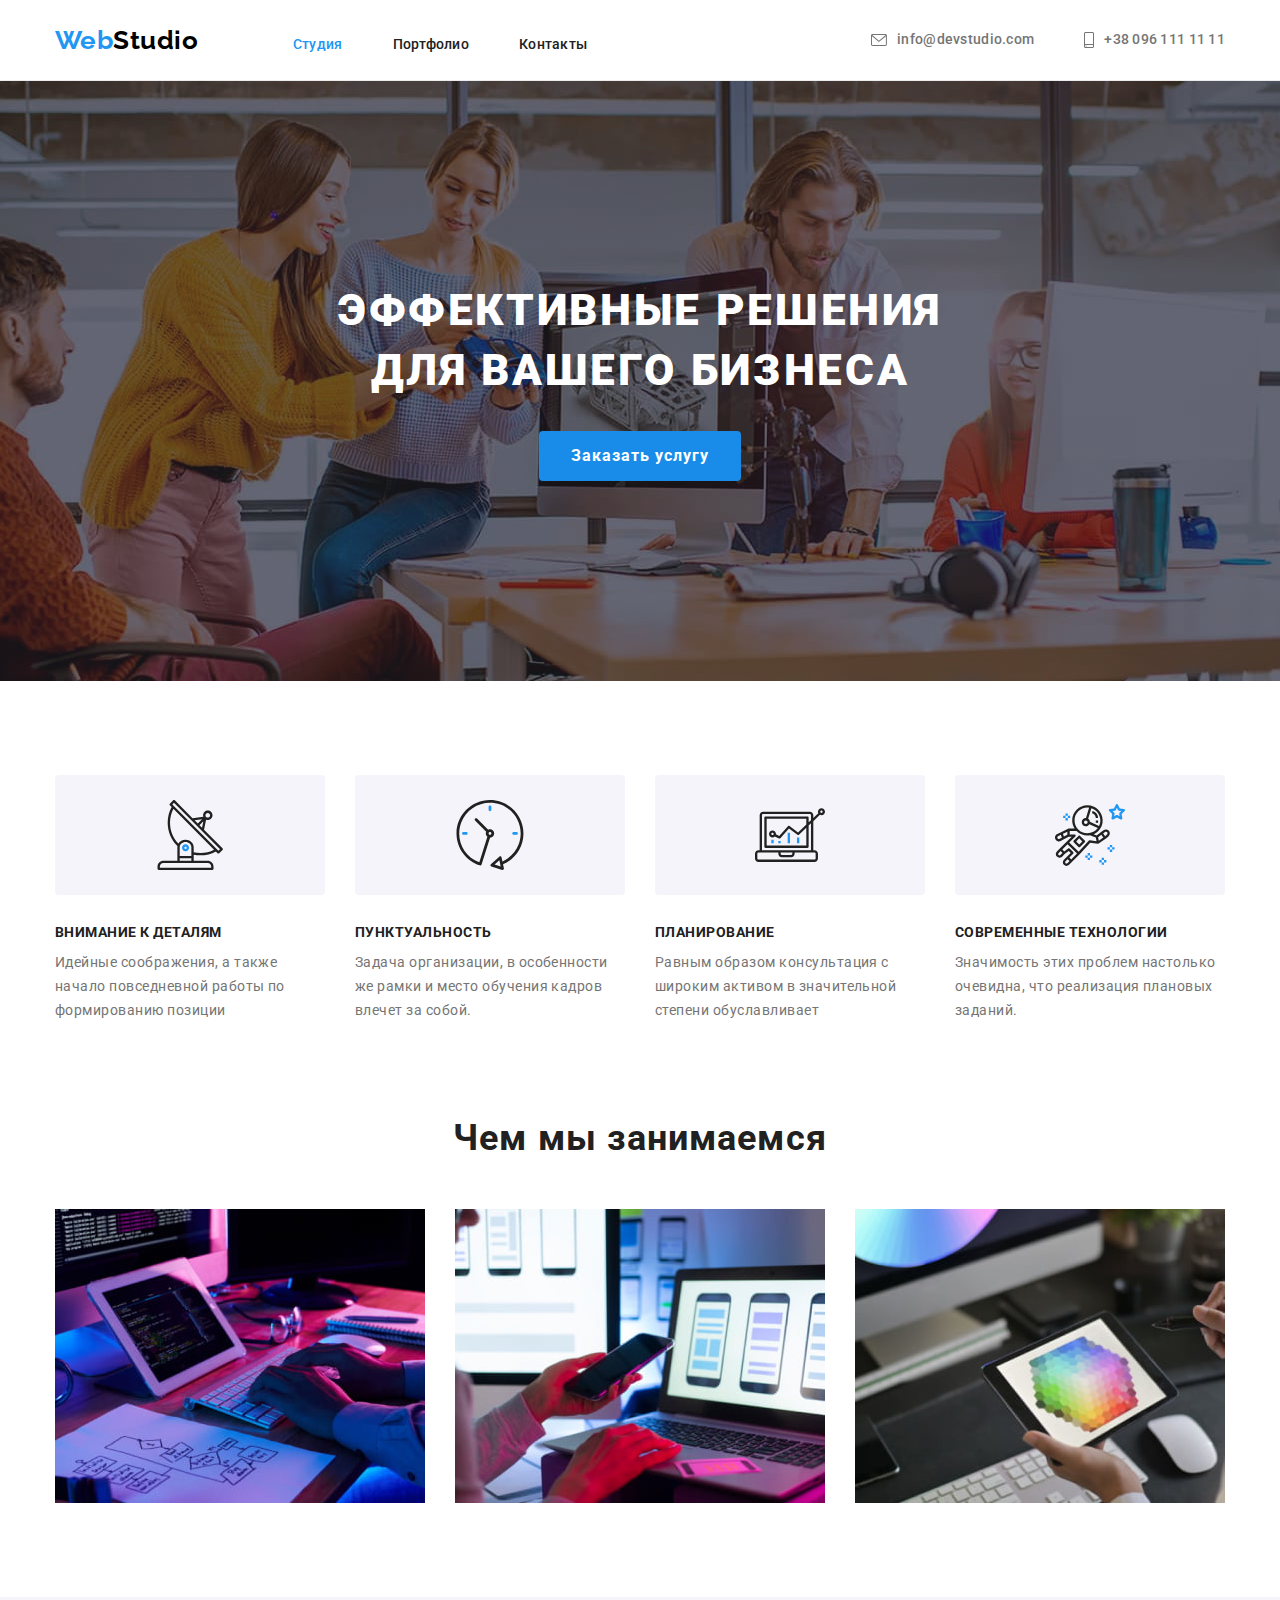
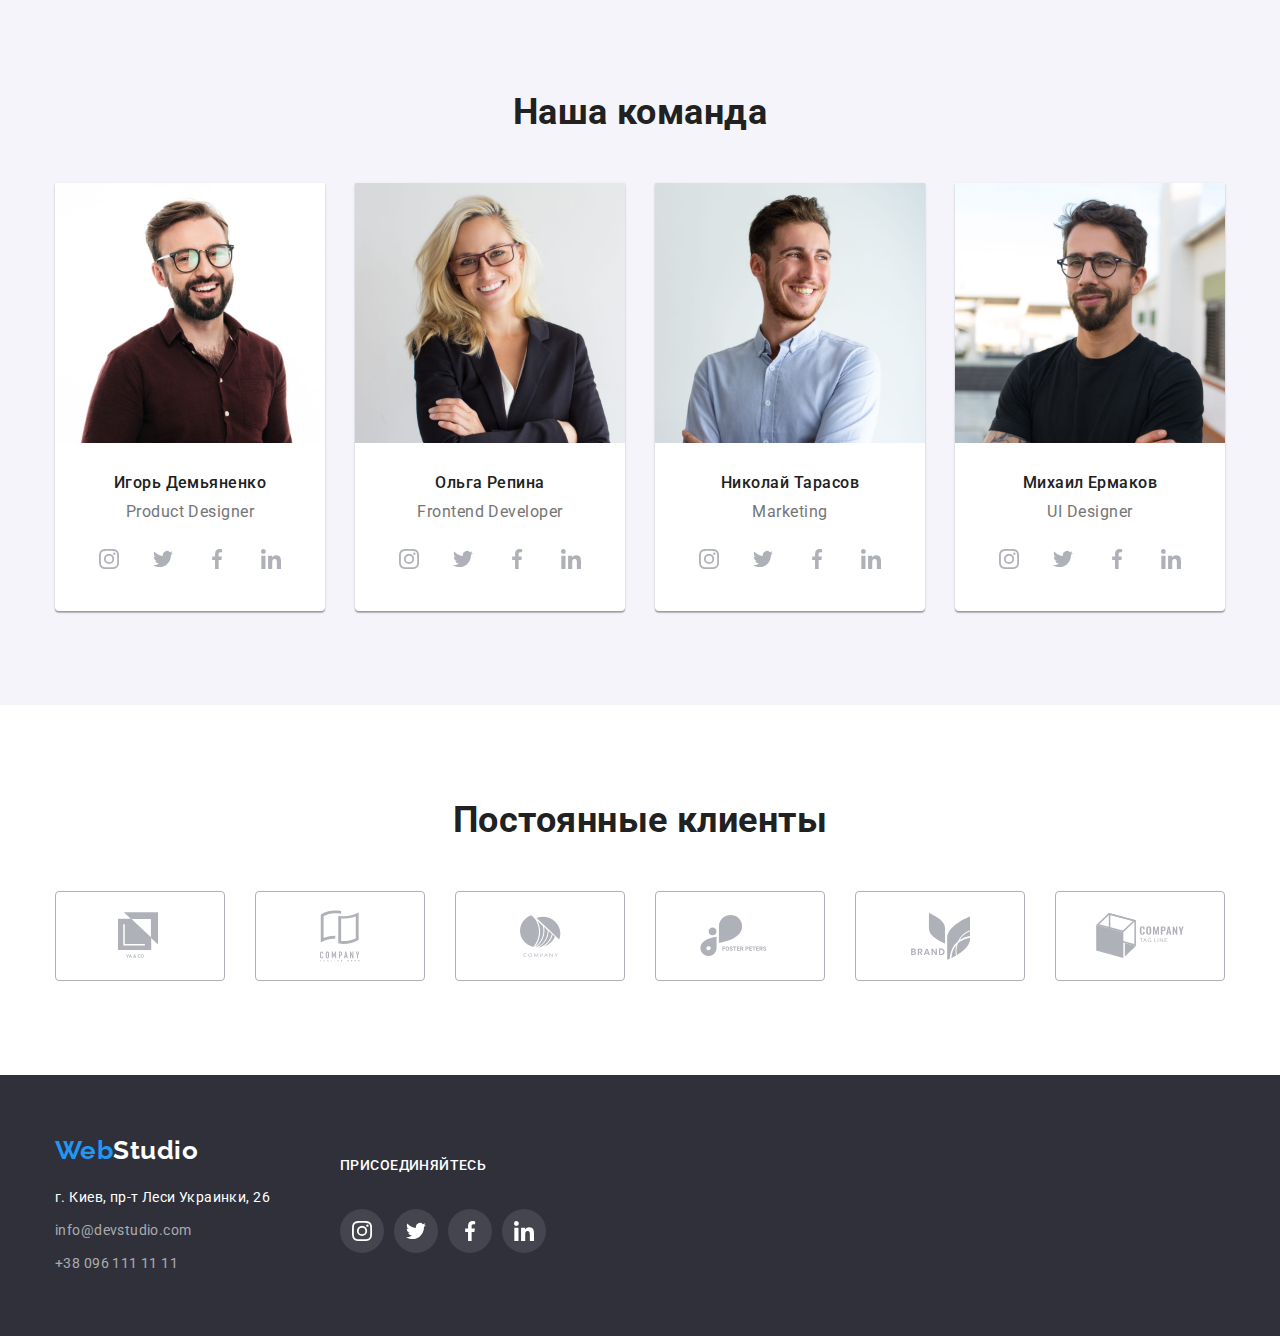
<file: index.html>
<!DOCTYPE html>
<html lang="ru">
<head>
    <meta charset="UTF-8">
    <meta http-equiv="X-UA-Compatible" content="IE=edge">
    <meta name="viewport" content="width=device-width, initial-scale=1.0">
    <title>Студия</title>
    <link rel="preconnect" href="https://fonts.gstatic.com">
    <link href="https://fonts.googleapis.com/css2?family=Raleway:wght@700&family=Roboto:wght@400;500;700;900&display=swap"
        rel="stylesheet">
        <link rel="stylesheet" href="https://cdnjs.cloudflare.com/ajax/libs/modern-normalize/1.0.0/modern-normalize.min.css">
    <link rel="stylesheet" href="./css/styles.css">
</head>
<body>
<header class="header">
    <div class="container">
        <nav>
            <a class="logo" href="./index.html">Web<span class="header-logo">Studio</span></a>
            <ul class="nav-links list">
                <li class="link-item"><a href="./index.html" class="link current">Студия</a></li>
                <li class="link-item"><a href="./portfolio.html" class="link">Портфолио</a></li>
                <li class="link-item"><a href="" class="link">Контакты</a></li>
            </ul>
        </nav>
        <ul class="nav-contacts list">
            <li class="contacts-item">
                <a href="mailto:info@devstudio.com" class="link">
                    <svg class="icon-envelope" width=16 height=12>
                        <use href="./images/icons/icons.svg#icon-envelope"></use>
                    </svg>
                    info@devstudio.com
                </a>
            </li>
            <li class="contacts-item">
                <a href="tel:+380961111111" class="link">
                    <svg class="icon-smartphone" width=10 height=16>
                        <use href="./images/icons/icons.svg#icon-smartphone"></use>
                    </svg>
                    +38 096 111 11 11
                </a>
            </li>
        </ul>
    </div>
</header>
<main>
    
    <section class="section hero">
        <div class="container">
        <h1 class="hero-title">Эффективные решения для вашего бизнеса</h1>
        <button class="button">Заказать услугу</button>
    </div>
    </section>
    <section class="section features">
        <div class="container">
        <h2 class="feature-header">Особенности</h2>
        <ul class="feature-list list">
            <li class="list-items">
                <div class="icon-block">
                <svg class="icon-antenna" width=70 height=70>
                    <use href="./images/icons/icons.svg#icon-img1"></use>
                </svg>
                </div>
                <h3 class="feature-headers">Внимание к деталям</h3>
                <p class="feature-paragraphs">Идейные соображения, а также начало повседневной работы по формированию позиции</p>
            </li>
            <li class="list-items">
                <div class="icon-block">
                <svg width=70 height=70>
                    <use href="./images/icons/icons.svg#icon-img2"></use>
                </svg>
                </div>
                <h3 class="feature-headers">Пунктуальность</h3>
                <p class="feature-paragraphs">Задача организации, в особенности же рамки и место обучения кадров влечет за собой.</p>
        </li>
            <li class="list-items">
                <div class="icon-block">
                <svg width=70 height=70>
                    <use href="./images/icons/icons.svg#icon-img3"></use>
                </svg>
                </div>
                <h3 class="feature-headers">Планирование</h3>
                <p class="feature-paragraphs">Равным образом консультация с широким активом в значительной степени обуславливает</p>
            </li>
            <li class="list-items">
                <div class="icon-block">
                <svg width=70 height=70>
                    <use href="./images/icons/icons.svg#icon-img4"></use>
                </svg>
                </div>
                <h3 class="feature-headers">Современные технологии</h3>
                <p class="feature-paragraphs">Значимость этих проблем настолько очевидна, что реализация плановых заданий.</p>
        </li>
        </ul>
    </div>
    </section>
    <section class="section">
        <div class="container">
        <h2 class="directions-header">Чем мы занимаемся</h2>
        <ul class="directions-list list">
            <li class="list-item">
                <img src="./images/what-do-we-do/img1.jpg" width="370" alt="Разработчик пишуший код на клавиатуре">
            </li>
            <li class="list-item">
                <img src="./images/what-do-we-do/img2.jpg" width="370" alt="Разработчик работает над созданием мобильного приложения">
            </li>
            <li class="list-item">
                <img src="./images/what-do-we-do/img3.jpg" width="370" alt="Разработчик выбирает цвет из палитры на экране планшета">
            </li>
        </ul>
    </div>
    </section>
    <section class="section our-team">
        <div class="container">
        <h2 class="team-header">Наша команда</h2>
        <ul class="team-list list">
            <li class="employee-cards">
                <img src="./images/team-cards/img1.jpg" width="368" alt="Игорь Демьяненко продукт дизайнер">
                <div class="descr-employees">
                <h3 class="employee-name">Игорь Демьяненко</h3>
                <p lang="en" class="employee-position">Product Designer</p>
                <ul class="social-links list">
                    <li class="social-link-items">
                        <a href="http://" target="_blank" rel="noreferrer noopener" class="link instagram">
                        <svg class="icon" width=20 height=20>
                            <use href="./images/icons/icons.svg#icon-instagram"></use>
                        </svg>
                        </a>
                    </li>
                    <li class="social-link-items">
                        <a href="http://" target="_blank" rel="noreferrer noopener" class="link twitter">
                            <svg class="icon" width=20 height=20>
                                <use href="./images/icons/icons.svg#icon-twitter"></use>
                            </svg>
                        </a>
                    </li>
                    <li class="social-link-items">
                        <a href="http://" target="_blank" rel="noreferrer noopener" class="link facebook">
                            <svg class="icon" width=20 height=20>
                                <use href="./images/icons/icons.svg#icon-facebook"></use>
                            </svg>
                        </a>
                    </li>
                    <li class="social-link-items">
                        <a href="http://" target="_blank" rel="noreferrer noopener" class="link linkedin">
                            <svg class="icon" width=20 height=20>
                                <use href="./images/icons/icons.svg#icon-linkedin"></use>
                            </svg>
                        </a>
                    </li>
                </ul>
                </div>
            </li>
            <li class="employee-cards">
                <img src="./images/team-cards/img2.jpg" width="368" alt="Ольга Репина фронтенд разработчик">
                <div class="descr-employees">
                <h3 class="employee-name">Ольга Репина</h3>
                <p lang="en" class="employee-position">Frontend Developer</p>
                <ul class="social-links list">
                    <li class="social-link-items">
                        <a href="http://" target="_blank" rel="noreferrer noopener" class="link instagram">
                            <svg class="icon" width=20 height=20>
                                <use href="./images/icons/icons.svg#icon-instagram"></use>
                            </svg>
                        </a>
                    </li>
                    <li class="social-link-items">
                        <a href="http://" target="_blank" rel="noreferrer noopener" class="link twitter">
                            <svg class="icon" width=20 height=20>
                                <use href="./images/icons/icons.svg#icon-twitter"></use>
                            </svg>
                        </a>
                    </li>
                    <li class="social-link-items">
                        <a href="http://" target="_blank" rel="noreferrer noopener" class="link facebook">
                            <svg class="icon" width=20 height=20>
                                <use href="./images/icons/icons.svg#icon-facebook"></use>
                            </svg>
                        </a>
                    </li>
                    <li class="social-link-items">
                        <a href="http://" target="_blank" rel="noreferrer noopener" class="link linkedin">
                            <svg class="icon" width=20 height=20>
                                <use href="./images/icons/icons.svg#icon-linkedin"></use>
                            </svg>
                        </a>
                    </li>
                </ul>
                </div>
            </li>
            <li class="employee-cards">
                <img src="./images/team-cards/img3.jpg" width="368" alt="Николай Тарасов маркетолог">
                <div class="descr-employees">
                <h3 class="employee-name">Николай Тарасов</h3>
                <p lang="en" class="employee-position">Marketing</p>
                <ul class="social-links list">
                    <li class="social-link-items">
                        <a href="http://" target="_blank" rel="noreferrer noopener" class="link instagram">
                            <svg class="icon" width=20 height=20>
                                <use href="./images/icons/icons.svg#icon-instagram"></use>
                            </svg>
                        </a>
                    </li>
                    <li class="social-link-items">
                        <a href="http://" target="_blank" rel="noreferrer noopener" class="link twitter">
                            <svg class="icon" width=20 height=20>
                                <use href="./images/icons/icons.svg#icon-twitter"></use>
                            </svg>
                        </a>
                    </li>
                    <li class="social-link-items">
                        <a href="http://" target="_blank" rel="noreferrer noopener" class="link facebook">
                            <svg class="icon" width=20 height=20>
                                <use href="./images/icons/icons.svg#icon-facebook"></use>
                            </svg>
                        </a>
                    </li>
                    <li class="social-link-items">
                        <a href="http://" target="_blank" rel="noreferrer noopener" class="link linkedin">
                            <svg class="icon" width=20 height=20>
                                <use href="./images/icons/icons.svg#icon-linkedin"></use>
                            </svg>
                        </a>
                    </li>
                </ul>
                </div>
            </li>
            <li class="employee-cards">
                <img src="./images/team-cards/img4.jpg" width="368" alt="Михаил Ермаков дизайнер интерфейса">
                <div class="descr-employees">
                <h3 class="employee-name">Михаил Ермаков</h3>
                <p lang="en" class="employee-position">UI Designer</p>
                <ul class="social-links list">
                    <li class="social-link-items">
                        <a href="http://" target="_blank" rel="noreferrer noopener" class="link instagram">
                            <svg class="icon" width=20 height=20>
                                <use href="./images/icons/icons.svg#icon-instagram"></use>
                            </svg>
                        </a>
                    </li>
                    <li class="social-link-items">
                        <a href="http://" target="_blank" rel="noreferrer noopener" class="link twitter">
                            <svg class="icon" width=20 height=20>
                                <use href="./images/icons/icons.svg#icon-twitter"></use>
                            </svg>
                        </a>
                    </li>
                    <li class="social-link-items">
                        <a href="http://" target="_blank" rel="noreferrer noopener" class="link facebook">
                            <svg class="icon" width=20 height=20>
                                <use href="./images/icons/icons.svg#icon-facebook"></use>
                            </svg>
                        </a>
                    </li>
                    <li class="social-link-items">
                        <a href="http://" target="_blank" rel="noreferrer noopener" class="link linkedin">
                            <svg class="icon" width=20 height=20>
                                <use href="./images/icons/icons.svg#icon-linkedin"></use>
                            </svg>
                        </a>
                    </li>
                </ul>
                </div>
            </li>
        </ul>
    </div>
    </section>
    <section class="section regular-clients">
        <div class="container">
            <h2 class="clients-header">Постоянные клиенты</h2>
            <ul class="clients-list list">
                <li class="companies">
                    <a href="http://" target="_blank" rel="noreferrer noopener" class="link">
                    <svg class="company-icons" width=44.27 height=49.23>
                        <use href="./images/icons/icons.svg#icon-logo-1"></use>
                    </svg>
                    </a>
                </li>
                <li class="companies">
                    <a href="http://" target="_blank" rel="noreferrer noopener" class="link">
                    <svg class="company-icons" width=40.0 height=52.0>
                        <use href="./images/icons/icons.svg#icon-logo-2"></use>
                    </svg>
                    </a>
                </li>
                <li class="companies">
                    <a href="http://" target="_blank" rel="noreferrer noopener" class="link">
                    <svg class="company-icons" width=41.0 height=42.6>
                        <use href="./images/icons/icons.svg#icon-logo-3"></use>
                    </svg>
                    </a>
                </li>
                <li class="companies">
                    <a href="http://" target="_blank" rel="noreferrer noopener" class="link">
                    <svg class="company-icons" width=79.66 height=42.02>
                        <use href="./images/icons/icons.svg#icon-logo-4"></use>
                    </svg>
                    </a>
                </li>
                <li class="companies">
                    <a href="http://" target="_blank" rel="noreferrer noopener" class="link">
                    <svg class="company-icons" width=59.0 height=47.0>
                        <use href="./images/icons/icons.svg#icon-logo-5"></use>
                    </svg>
                    </a>
                </li>
                <li class="companies">
                    <a href="http://" target="_blank" rel="noreferrer noopener" class="link">
                    <svg class="company-icons" width=88.48 height=45.44>
                        <use href="./images/icons/icons.svg#icon-logo-6"></use>
                    </svg>
                    </a>
                </li>
            </ul>
        </div>
    </section>
</main>
<footer class="footer">
    <div class="container footer-blocks">
        <div class="contacts-block">
        <a class="logo" href="./index.html">Web<span class="footer-logo">Studio</span></a>
        <address class="address">
            <ul class="footer-contacts list">
                <li class="contacts-item"><a href="https://goo.gl/maps/1J1BHxxjEEeEj4qXA" class="link-map"
                        target="_blank" rel="noreferrer noopener">г. Киев, пр-т Леси Украинки, 26</a></li>
                <li class="contacts-item"><a href="mailto:info@devstudio.com" class="link">info@devstudio.com</a></li>
                <li class="contacts-item"><a href="tel:+380961111111" class="link">+38 096 111 11 11</a></li>
            </ul>
        </address>
        </div>
        <div class="social-links-footer">
            <h2 class="social-links-header">присоединяйтесь</h2>
            <ul class="social-links list">
                <li class="social-links-items">
                    <a href="http://" target="_blank" rel="noreferrer noopener" class="link">
                        <svg class="icon instagram" width=20 height=20>
                            <use href="./images/icons/icons.svg#icon-instagram"></use>
                        </svg>
                    </a>
                </li>
                <li class="social-links-items">
                    <a href="http://" target="_blank" rel="noreferrer noopener" class="link twitter">
                        <svg class="icon twitter" width=20 height=20>
                            <use href="./images/icons/icons.svg#icon-twitter"></use>
                        </svg>
                    </a>
                </li>
                <li class="social-links-items">
                    <a href="http://" target="_blank" rel="noreferrer noopener" class="link facebook">
                        <svg class="icon facebook" width=20 height=20>
                            <use href="./images/icons/icons.svg#icon-facebook"></use>
                        </svg>
                    </a>
                </li>
                <li class="social-links-items">
                    <a href="http://" target="_blank" rel="noreferrer noopener" class="link linkedin">
                        <svg class="icon linkedin" width=20 height=20>
                            <use href="./images/icons/icons.svg#icon-linkedin"></use>
                        </svg>
                    </a>
                </li>
            </ul>
        </div>
    </div>
</footer>
</body>
</html>
</file>
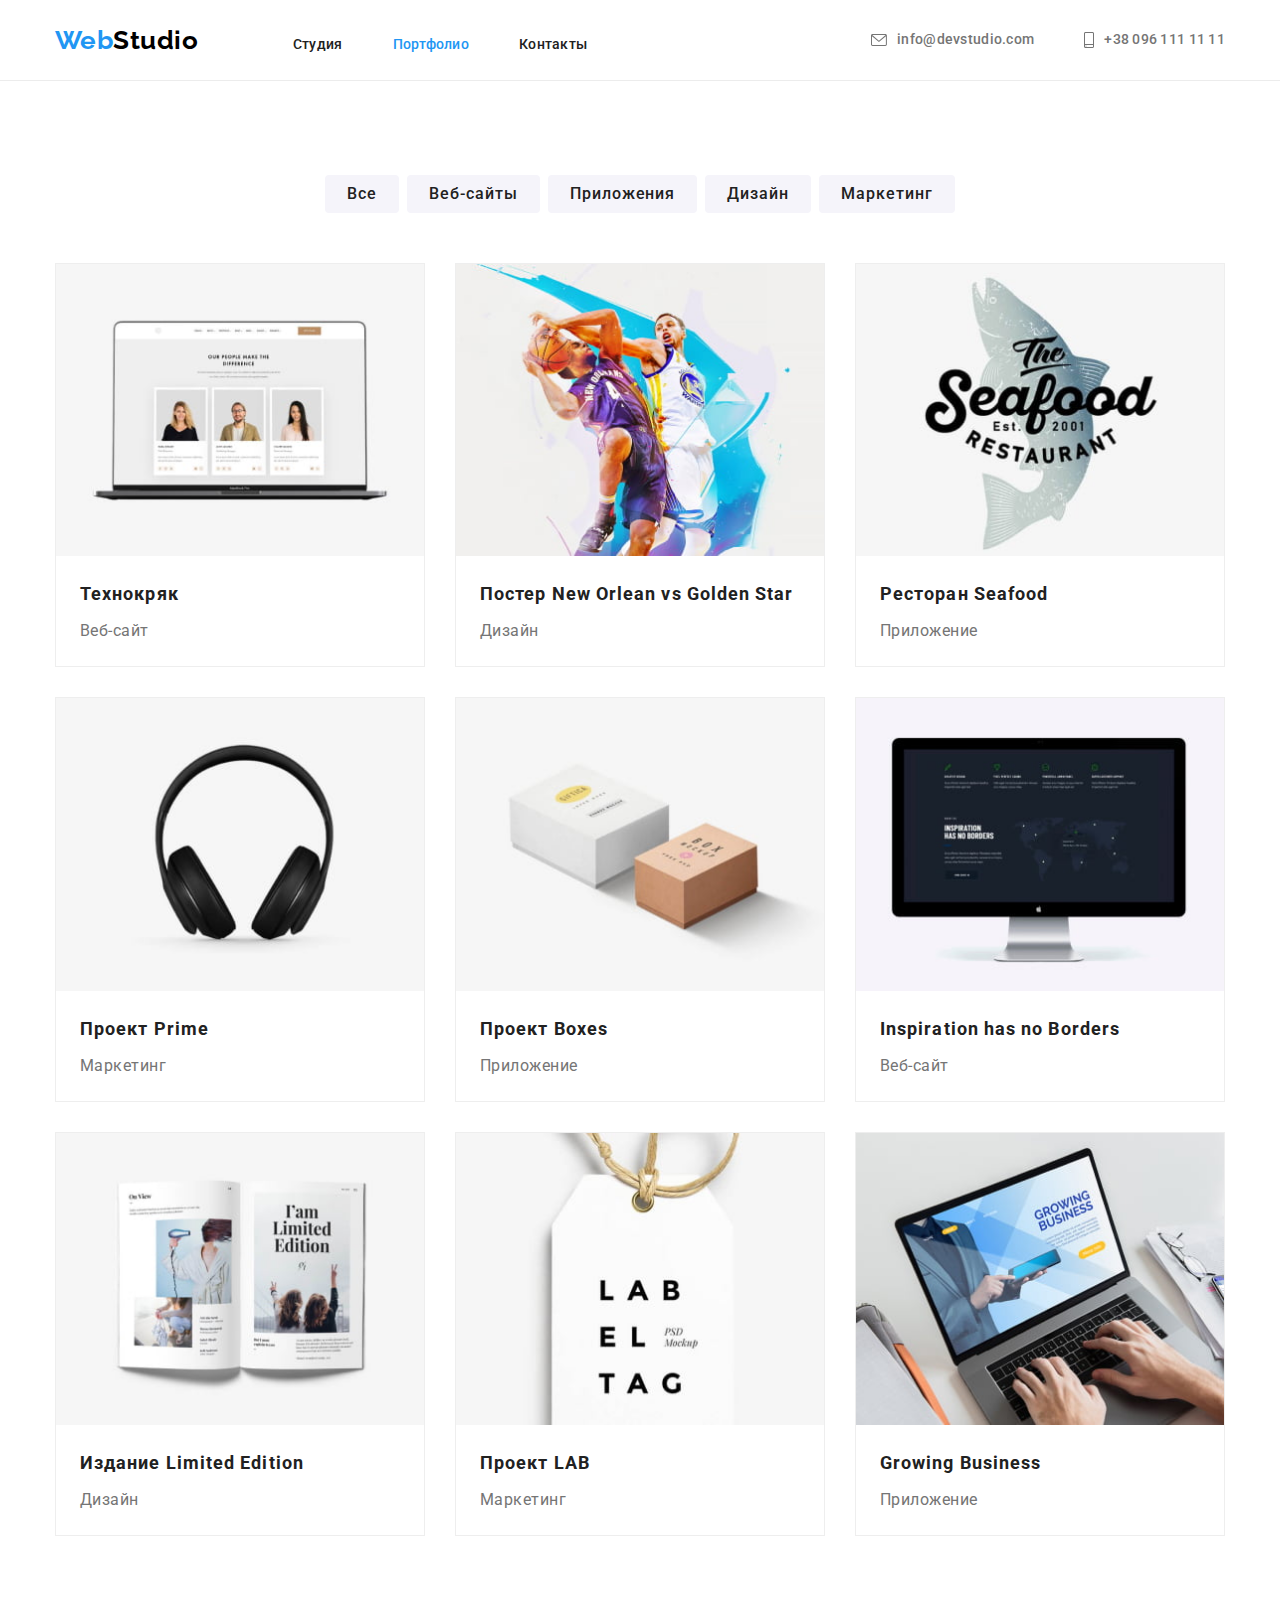
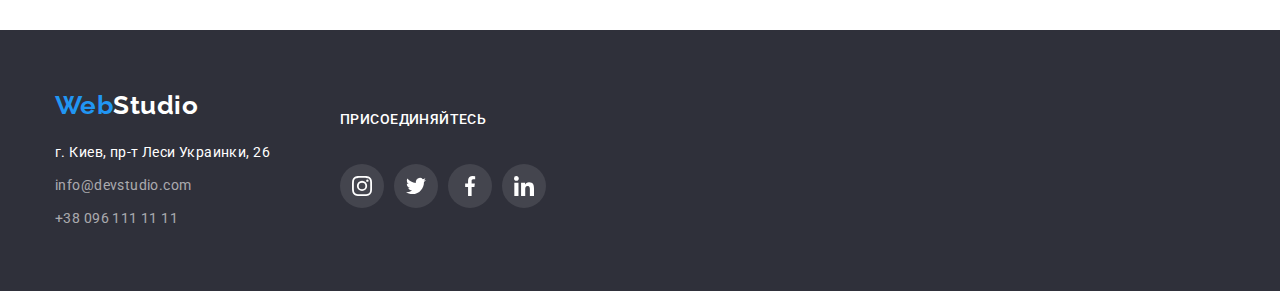
<file: portfolio.html>
<!DOCTYPE html>
<html lang="ru">
<head>
    <meta charset="UTF-8">
    <meta http-equiv="X-UA-Compatible" content="IE=edge">
    <meta name="viewport" content="width=device-width, initial-scale=1.0">
    <title>Портфолио</title>
    <link rel="preconnect" href="https://fonts.gstatic.com">
    <link href="https://fonts.googleapis.com/css2?family=Raleway:wght@700&family=Roboto:wght@400;500;700;900&display=swap"
        rel="stylesheet">
        <link rel="stylesheet" href="https://cdnjs.cloudflare.com/ajax/libs/modern-normalize/1.0.0/modern-normalize.min.css">
    <link rel="stylesheet" href="./css/styles.css">
</head>
<body>
<header class="header">
    <div class="container">
        <nav>
            <a class="logo" href="./index.html">Web<span class="header-logo">Studio</span></a>
            <ul class="nav-links list">
                <li class="link-item"><a href="./index.html" class="link">Студия</a></li>
                <li class="link-item"><a href="./portfolio.html" class="link current">Портфолио</a></li>
                <li class="link-item"><a href="" class="link">Контакты</a></li>
            </ul>
        </nav>
        <ul class="nav-contacts list">
            <li class="contacts-item">
                <a href="mailto:info@devstudio.com" class="link">
                    <svg class="icon-envelope" width=16 height=12>
                        <use href="./images/icons/icons.svg#icon-envelope"></use>
                    </svg>
                    info@devstudio.com
                </a>
            </li>
            <li class="contacts-item">
                <a href="tel:+380961111111" class="link">
                    <svg class="icon-smartphone" width=10 height=16>
                        <use href="./images/icons/icons.svg#icon-smartphone"></use>
                    </svg>
                    +38 096 111 11 11
                </a>
            </li>
        </ul>
    </div>
</header>
    <main>
        <section class="section">
            <div class="container"> 
                <h1 class="projects-header">Наши работы</h1>
                <ul class="project-filter list">
                <li class="filltered-items"><button class="button">Все</button></li>
                <li class="filltered-items"><button class="button">Веб-сайты</button></li>
                <li class="filltered-items"><button class="button">Приложения</button></li>
                <li class="filltered-items"><button class="button">Дизайн</button></li>
                <li class="filltered-items"><button class="button">Маркетинг</button></li>
                </ul>
                <ul class="cards-list list">
                <li class="cards">
                    <a href="" class="link">
                        <img src="./images/portfolio's-items/img1.jpg" width="370" alt="Страница сайта на экране лептопа" >
                       <div class="card-description">
                            <h2 class="projects-name">Технокряк</h2>
                            <p class="projects-type">Веб-сайт</p>
                        </div>
                    </a>
                </li>
                <li class="cards">
                    <a href="" class="link">
                        <img src="./images/portfolio's-items/img2.jpg" width="370" alt="Постер с баскетболистами">
                        <div class="card-description">
                            <h2 class="projects-name">Постер<span lang="en" class="projects-name"> New Orlean vs Golden Star</span></h2>
                            <p class="projects-type">Дизайн</p>
                        </div>
                    </a> 
                </li>
                <li class="cards">
                    <a href="" class="link">
                        <img src="./images/portfolio's-items/img3.jpg" width="370" alt="Логотип ресторана морской еды">
                        <div class="card-description">
                            <h2 class="projects-name">Ресторан<span lang="en" class="projects-name"> Seafood</span></h2>
                            <p class="projects-type">Приложение</p>
                        </div>
                    </a>
                </li>
                <li class="cards">
                    <a href="" class="link">
                        <img src="./images/portfolio's-items/img4.jpg" width="370" alt="Акустические беспроводные наушники">
                       <div class="card-description"> 
                            <h2 class="projects-name">Проект<span lang="en" class="projects-name"> Prime</span></h2>
                            <p class="projects-type">Маркетинг</p>
                        </div>
                    </a>
                </li>
                <li class="cards">
                    <a href="" class="link">
                        <img src="./images/portfolio's-items/img5.jpg" width="370" alt="Две коробки">
                        <div class="card-description">
                            <h2 class="projects-name">Проект<span lang="en" class="projects-name"> Boxes</span></h2>
                            <p class="projects-type">Приложение</p>
                        </div>
                    </a>
                </li>
                <li class="cards">
                    <a href="" class="link">
                        <img src="./images/portfolio's-items/img6.jpg" width="370" alt="Страница сайта на экране монитора">
                        <div class="card-description">
                            <h2 lang="en" class="projects-name">Inspiration has no Borders</h2>
                            <p class="projects-type">Веб-сайт</p>
                        </div>
                    </a>
                </li> 
                <li class="cards">
                    <a href="" class="link">
                        <img src="./images/portfolio's-items/img7.jpg" width="370" alt="Разворот журнала">
                        <div class="card-description">
                            <h2 class="projects-name">Издание<span lang="en" class="projects-name"> Limited Edition</span></h2>
                            <p class="projects-type">Дизайн</p>
                        </div>
                    </a>
                </li>
                <li class="cards">
                    <a href="" class="link">
                        <img src="./images/portfolio's-items/img8.jpg" width="370" alt="Бирка с названием проекта">
                        <div class="card-description">
                            <h2 class="projects-name">Проект<span lang="en" class="projects-name"> LAB</span></h2>
                            <p class="projects-type">Маркетинг</p>
                        </div>
                    </a>
                </li>
                <li class="cards">
                    <a href="" class="link">
                        <img src="./images/portfolio's-items/img9.jpg" width="370" alt="Страница сайта на экране лептопа">
                        <div class="card-description">
                            <h2 lang="en" class="projects-name">Growing Business</h2>
                            <p class="projects-type">Приложение</p>
                        </div>
                    </a>
                </li>
                </ul>
            </div>
        </section>
    </main>
<footer class="footer">
    <div class="container footer-blocks">
        <div class="contacts-block">
            <a class="logo" href="./index.html">Web<span class="footer-logo">Studio</span></a>
            <address class="address">
                <ul class="footer-contacts list">
                    <li class="contacts-item"><a href="https://goo.gl/maps/1J1BHxxjEEeEj4qXA" class="link-map"
                            target="_blank" rel="noreferrer noopener">г. Киев, пр-т Леси Украинки, 26</a></li>
                    <li class="contacts-item"><a href="mailto:info@devstudio.com" class="link">info@devstudio.com</a>
                    </li>
                    <li class="contacts-item"><a href="tel:+380961111111" class="link">+38 096 111 11 11</a></li>
                </ul>
            </address>
        </div>
        <div class="social-links-footer">
            <h2 class="social-links-header">присоединяйтесь</h2>
            <ul class="social-links list">
                <li class="social-links-items">
                    <a href="http://" target="_blank" rel="noreferrer noopener" class="link">
                        <svg class="icon instagram" width=20 height=20>
                            <use href="./images/icons/icons.svg#icon-instagram"></use>
                        </svg>
                    </a>
                </li>
                <li class="social-links-items">
                    <a href="http://" target="_blank" rel="noreferrer noopener" class="link twitter">
                        <svg class="icon twitter" width=20 height=20>
                            <use href="./images/icons/icons.svg#icon-twitter"></use>
                        </svg>
                    </a>
                </li>
                <li class="social-links-items">
                    <a href="http://" target="_blank" rel="noreferrer noopener" class="link facebook">
                        <svg class="icon facebook" width=20 height=20>
                            <use href="./images/icons/icons.svg#icon-facebook"></use>
                        </svg>
                    </a>
                </li>
                <li class="social-links-items">
                    <a href="http://" target="_blank" rel="noreferrer noopener" class="link linkedin">
                        <svg class="icon linkedin" width=20 height=20>
                            <use href="./images/icons/icons.svg#icon-linkedin"></use>
                        </svg>
                    </a>
                </li>
            </ul>
        </div>
    </div>
</footer>
</body>
</html>
</file>
<file: css/styles.css>
/* color themes for website */

:root {
  --secondary-background-color: #2f303a;
  --primary-text-color: #757575;
  --primary-header-color: #212121;
  --secondary-header-color: #ffffff;
  --footer-contacts-color: rgba(255, 255, 255, 0.6);
  --focus-color: #2196f3;
  --header-logo-color: #000000;
  --button-background-color: #188ce8;
  --filter-button-background: #f5f4fa;
  --list-items-gaps: 30px;
  --header-to-lists-gap: 50px;
  --secondary-headers-gap: 10px;
  --descr-margins: 20px 24px;
}

/* container settings */

.container {
  width: 1200px;
  padding-left: 15px;
  padding-right: 15px;
  margin-left: auto;
  margin-right: auto;
}

/* font settings for website */

body {
  font-family: Roboto, sans-serif;
  color: var(--primary-text-color);
  letter-spacing: 0.03em;

  background-color: var(--secondary-header-color);
}

/* features for lists */

.list {
  margin-top: 0px;
  margin-bottom: 0px;
  padding-left: 0px;
  list-style: none;
}

.link {
  text-decoration: none;
}

/* images */

img {
  display: block;
  max-width: 100%;
  height: auto;
}

/* section */

.section {
  padding-top: 94px;
  padding-bottom: 94px;
}

/* styles for logo */

.logo {
  padding-top: 32px;
  padding-bottom: 32px;

  font-family: Raleway;
  font-style: normal;
  font-weight: 700;
  font-size: 26px;
  line-height: 1.19;
  color: var(--focus-color);
  text-decoration: none;
}

.header-logo {
  padding-top: 24px;
  padding-bottom: 25px;
  margin-right: 90px;

  color: var(--header-logo-color);
}

.footer-logo {
  color: var(--secondary-header-color);
}

.logo:focus .header-logo,
.logo:hover .header-logo {
  color: var(--focus-color);
}

.logo:focus .footer-logo,
.logo:hover .footer-logo {
  color: var(--focus-color);
}

/* styles for header */

.header {
  /* padding-top: 24px;
  padding-bottom: 25px; */
  border-bottom: 1px solid #ececec;
}

.header .container {
  display: flex;
  align-items: center;
  justify-content: space-between;
}

.nav-links {
  display: inline-flex;
  margin-right: auto;
  margin-top: 0px;
  margin-bottom: 0px;
}

.nav-links .link {
  padding-top: 32px;
  padding-bottom: 32px;

  font-weight: 500;
  font-size: 14px;
  line-height: 1.14;
  letter-spacing: 0.02em;

  color: var(--primary-header-color);
}

.nav-links .link.current {
  color: var(--focus-color);
}
.nav-links .link:hover,
.nav-links .link:focus {
  color: var(--focus-color);
}

.nav-links .link-item:not(:last-child),
.nav-contacts .contacts-item:not(:last-child) {
  margin-right: 50px;
}

.nav-contacts {
  display: inline-flex;
  justify-content: end;
  margin-top: 0px;
  margin-bottom: 0px;
}

.nav-contacts .link {
  display: flex;
  justify-content: center;
  align-items: center;
  padding-top: 32px;
  padding-bottom: 32px;

  font-weight: 500;
  font-size: 14px;
  line-height: 1.14;
  letter-spacing: 0.02em;

  color: var(--primary-text-color);
}

.icon-envelope,
.icon-smartphone {
  fill: var(--primary-text-color);
  margin-right: 10px;
}

.nav-contacts .link:hover,
.nav-contacts .link:focus {
  color: var(--focus-color);
}

.link:hover .icon-envelope,
.link:hover .icon-smartphone,
.link:focus .icon-envelope,
.link:focus .icon-smartphone {
  fill: var(--focus-color);
}
/* styles for hero */

.hero {
  max-width: 1600px;
  height: 600px;
  margin-left: auto;
  margin-right: auto;
  padding-top: 200px;
  padding-bottom: 200px;

  background-image: linear-gradient(
      rgba(47, 48, 58, 0.4),
      rgba(47, 48, 58, 0.4)
    ),
    url(../images/img_hero.jpg);
  background-repeat: no-repeat;
  background-position: center;
  background-size: cover;
  background-color: var(--secondary-background-color);
}

.hero-title {
  max-width: 700px;
  margin-top: 0px;
  margin-bottom: 30px;
  margin-left: auto;
  margin-right: auto;

  font-weight: 900;
  font-size: 44px;
  line-height: 1.36;
  text-align: center;
  letter-spacing: 0.06em;
  text-transform: uppercase;

  color: var(--secondary-header-color);
}

.button {
  align-items: center;
  font-family: inherit;
  border-width: 0px;

  font-weight: 700;
  font-size: 16px;
  line-height: 1.87;
  letter-spacing: 0.06em;
  text-align: center;
  cursor: pointer;

  border-color: var(--button-background-color);
  color: var(--secondary-header-color);
  background-color: var(--button-background-color);
}

.container .button {
  display: block;
  border-radius: 4px;
  padding: 10px 32px;
  margin-left: auto;
  margin-right: auto;
}

/* styles for features */

.features {
  padding-bottom: 0px;
}

.feature-list {
  display: flex;
  flex-wrap: wrap;
  margin-left: calc(-1 * var(--list-items-gaps));
  margin-top: calc(-1 * var(--list-items-gaps));
}

.feature-list .list-items {
  flex-basis: calc(100% / 4 - var(--list-items-gaps));
  margin-left: var(--list-items-gaps);
  margin-top: var(--list-items-gaps);
}

.list-items .icon-block {
  display: flex;
  justify-content: center;
  align-items: center;
  height: 120px;
  border-radius: 4px;
  margin-bottom: 30px;
  background-color: var(--filter-button-background);
}

.feature-header {
  display: none;
}

.feature-headers {
  margin-top: 0px;
  margin-bottom: var(--secondary-headers-gap);

  font-weight: 700;
  font-size: 14px;
  line-height: 1.14;
  text-transform: uppercase;

  color: var(--primary-header-color);
}

.feature-paragraphs {
  margin-top: 0px;
  margin-bottom: 0px;

  font-size: 14px;
  line-height: 1.71;

  color: var(--primary-text-color);
}

/* styles for section "what do we do?" */

.directions-list {
  display: flex;
  flex-wrap: wrap;
  margin-left: calc(-1 * var(--list-items-gaps));
  margin-top: calc(-1 * var(--list-items-gaps));
}

.directions-list .list-item {
  flex-basis: calc(100% / 3 - var(--list-items-gaps));
  margin-left: var(--list-items-gaps);
  margin-top: var(--list-items-gaps);
}

.directions-header {
  margin-top: 0px;
  margin-bottom: var(--header-to-lists-gap);

  font-weight: 700;
  font-size: 36px;
  line-height: 1.17;
  text-align: center;
  letter-spacing: 0.03em;

  color: var(--primary-header-color);
}

/* styles for section "our team" */

.our-team {
  background-color: var(--filter-button-background);
}

.team-list {
  display: flex;
  flex-wrap: wrap;
  margin-left: calc(-1 * var(--list-items-gaps));
  margin-top: calc(-1 * var(--list-items-gaps));
}

.team-list .employee-cards {
  flex-basis: calc(100% / 4 - var(--list-items-gaps));
  margin-left: var(--list-items-gaps);
  margin-top: var(--list-items-gaps);

  box-shadow: 0px 1px 3px rgba(0, 0, 0, 0.12), 0px 1px 1px rgba(0, 0, 0, 0.14),
    0px 2px 1px rgba(0, 0, 0, 0.2);
  border-radius: 0px 0px 4px 4px;
  background-color: var(--secondary-header-color);
}

.team-header {
  margin-top: 0px;
  margin-bottom: var(--header-to-lists-gap);

  font-weight: 700;
  font-size: 36px;
  line-height: 1.17;
  text-align: center;

  color: var(--primary-header-color);
}

.employee-name {
  margin-top: 0px;
  margin-bottom: var(--secondary-headers-gap);

  font-weight: 500;
  font-size: 16px;
  line-height: 1.19;
  text-align: center;
  color: var(--primary-header-color);
}

.employee-position {
  margin-top: 0px;
  margin-bottom: 0px;

  font-size: 16px;
  line-height: 1.19;
  text-align: center;

  color: var(--primary-text-color);
}

.descr-employees {
  padding-top: var(--list-items-gaps);
  padding-bottom: var(--list-items-gaps);
}

.social-links {
  display: flex;
  align-items: center;
  justify-content: center;
  margin-top: 16px;
}

.social-link-items:not(:first-child) {
  margin-left: 10px;
}

.social-link-items .link {
  display: flex;
  align-items: center;
  justify-content: center;
  width: 44px;
  height: 44px;
  border-radius: 50%;
  background: var(--secondary-header-color);
}
.social-link-items .icon {
  fill: #afb1b8;
}

.social-link-items .link:focus .icon,
.social-link-items .link:hover .icon {
  fill: var(--secondary-header-color);
}

.social-link-items .link:focus,
.social-link-items .link:hover {
  background-color: var(--focus-color);
}
/* styles for section regular clients */

.clients-header {
  margin-top: 0px;
  margin-bottom: var(--header-to-lists-gap);

  font-weight: 700;
  font-size: 36px;
  line-height: 1.17;
  text-align: center;

  color: var(--primary-header-color);
}

.clients-list {
  display: flex;
  flex-wrap: wrap;
  margin-left: calc(-1 * var(--list-items-gaps));
  margin-top: calc(-1 * var(--list-items-gaps));
}
.clients-list .companies {
  flex-basis: calc(100% / 6 - var(--list-items-gaps));
  margin-left: var(--list-items-gaps);
  margin-top: var(--list-items-gaps);
}

.companies .link {
  display: flex;
  align-items: center;
  justify-content: center;
  min-width: 170px;
  height: 90px;
  border-radius: 4px;
  border: 1px solid #afb1b8;
}

.company-icons {
  fill: rgba(175, 177, 184, 1);
}

.companies .link:hover .company-icons,
.companies .link:focus .company-icons {
  fill: var(--focus-color);
}

.companies .link:hover,
.companies .link:focus {
  border-color: var(--focus-color);
}

/* styles for footer */

.footer-contacts .contacts-item:not(:last-child) {
  margin-bottom: 9px;
}

.footer {
  padding-top: 60px;
  padding-bottom: 60px;

  background-color: var(--secondary-background-color);
}
.footer-blocks {
  display: flex;
  align-items: center;
}
.contacts-block {
  display: inline-block;
}

.address {
  margin-top: 20px;
  font-style: normal;
}

.footer-contacts .link {
  font-size: 14px;
  line-height: 1.71;
  letter-spacing: 0.03em;
  color: var(--footer-contacts-color);
}

.footer-contacts .link:hover,
.footer-contacts .link:focus {
  color: var(--focus-color);
}

.footer-contacts .link-map {
  font-size: 14px;
  line-height: 1.71;
  letter-spacing: 0.03em;
  text-decoration: none;
  color: var(--secondary-header-color);
}

.footer-contacts .link-map:focus,
.footer-contacts .link-map:hover {
  color: var(--focus-color);
}

.social-links-header {
  margin-top: 0px;
  margin-bottom: 20px;

  font-size: 14px;
  line-height: 1.14;
  font-style: normal;
  font-weight: 500;
  letter-spacing: 0.03em;
  text-transform: uppercase;
  color: var(--secondary-header-color);
}

.social-links-footer {
  display: inline-block;
  margin-left: 70px;
}

.social-links-footer .social-links {
  display: inline-flex;
}

.social-links-items:not(:first-child) {
  margin-left: 10px;
}

.social-links-items .link {
  display: flex;
  align-items: center;
  justify-content: center;
  width: 44px;
  height: 44px;
  background: rgba(255, 255, 255, 0.1);
  border-radius: 50%;
}

.icon {
  fill: var(--secondary-header-color);
}

.social-links-items .link:hover,
.social-links-items .link:focus {
  background-color: var(--focus-color);
}
/* styles for portfolio page */

.project-filter {
  display: flex;
  margin-bottom: var(--header-to-lists-gap);
  margin-top: 0px;
  justify-content: center;
}

.project-filter .filltered-items:not(:last-child) {
  margin-right: 8px;
}

.projects-header {
  display: none;
}
.project-filter .button {
  display: block;
  margin-top: 0px;
  margin-bottom: 0px;
  padding: 6px 22px;

  font-family: inherit;
  font-weight: 500;
  font-size: 16px;
  line-height: 1.62;
  text-align: center;
  color: var(--primary-header-color);
  background-color: var(--filter-button-background);
}

.project-filter .button:hover,
.project-filter .button:focus {
  box-shadow: 0px 4px 4px rgba(0, 0, 0, 0.15);

  background-color: var(--focus-color);
  color: var(--secondary-header-color);
}

.cards-list {
  display: flex;
  flex-wrap: wrap;
  margin-left: calc(-1 * var(--list-items-gaps));
  margin-top: calc(-1 * var(--list-items-gaps));
}

.cards-list .cards {
  flex-basis: calc(100% / 3 - var(--list-items-gaps));
  border: 1px solid #eeeeee;
  margin-left: var(--list-items-gaps);
  margin-top: var(--list-items-gaps);
}

.cards-list .cards:hover,
.cards-list .cards:focus {
  box-shadow: 0px 1px 1px rgba(0, 0, 0, 0.12), 0px 4px 4px rgba(0, 0, 0, 0.06),
    1px 4px 6px rgba(0, 0, 0, 0.16);
}
.card-description {
  padding: var(--descr-margins);
}

.projects-name {
  margin-top: 0px;
  margin-bottom: 4px;

  font-weight: 700;
  font-size: 18px;
  line-height: 2;
  letter-spacing: 0.06em;

  color: var(--primary-header-color);
}

.projects-type {
  margin-top: 0px;
  margin-bottom: 0px;

  font-size: 16px;
  line-height: 1.87;
  color: var(--primary-text-color);
}
</file>
